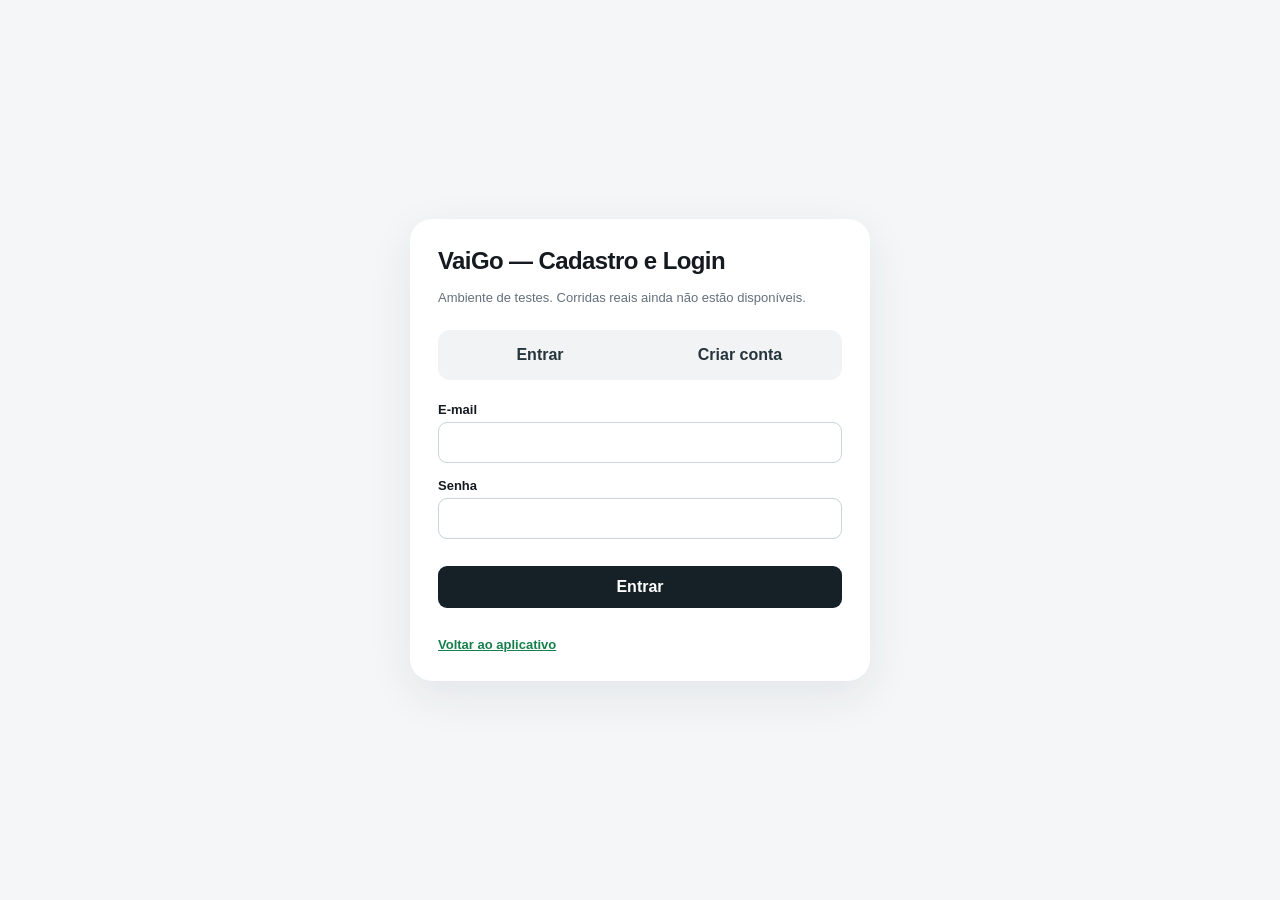
<file: auth.html>
<!doctype html>
<html lang="pt-BR"><head><meta charset="utf-8"><meta name="viewport" content="width=device-width,initial-scale=1"><title>VaiGo • Acesso</title><link rel="stylesheet" href="./auth/style.css"></head><body><main><h1>VaiGo — Cadastro e Login</h1><p>Ambiente de testes. Corridas reais ainda não estão disponíveis.</p><div id="status" role="status"></div><div id="tabs"><button id="tabIn" type="button">Entrar</button><button id="tabUp" type="button">Criar conta</button></div><form id="account"><label id="nameRow" hidden>Nome <input id="name" autocomplete="name"></label><label>E-mail <input id="email" type="email" autocomplete="email" required></label><label>Senha <input id="password" type="password" minlength="8" required></label><label id="kindRow" hidden>Perfil <select id="kind"><option value="rider">Passageiro</option><option value="driver">Solicitar cadastro como motorista</option></select></label><label id="vehicleRow" hidden>Modelo do carro <input id="vehicle"></label><button id="submit" type="submit">Entrar</button></form><section id="profile" hidden><h2 id="welcome"></h2><p id="driverStatus"></p><label>Modelo do carro <input id="driverVehicle"></label><button id="apply" type="button">Pedir aprovação de motorista</button><button id="logout" type="button">Sair</button></section><a href="./index.html">Voltar ao aplicativo</a></main><script type="module" src="./auth/app.js"></script></body></html>
</file>
<file: auth/style.css>
:root{font-family:Inter,-apple-system,BlinkMacSystemFont,"Segoe UI",sans-serif;background:#f4f6f7;color:#151a20}
*{box-sizing:border-box}body{margin:0;min-height:100dvh;display:grid;place-items:center;padding:18px}
main{width:min(100%,460px);background:#fff;border-radius:22px;padding:28px;box-shadow:0 14px 45px #23314b15}
h1{font-size:24px;letter-spacing:-.6px;margin:0}h2{font-size:19px}
p{color:#64707c;font-size:13px;line-height:1.6}
#tabs{display:flex;background:#f1f3f4;border-radius:12px;padding:4px;gap:4px;margin:22px 0}
#tabs button{flex:1;background:transparent;color:#26343c}
button{background:#162127;color:white;border:0;border-radius:9px;padding:12px;font:inherit;font-weight:700;cursor:pointer}
#tabs button[aria-pressed=true]{background:white;color:#172229;box-shadow:0 1px 5px #0002}
label{font-size:13px;font-weight:650;display:block;margin:15px 0}
input,select{display:block;width:100%;border:1px solid #cbd4d8;padding:12px;border-radius:9px;background:white;font:inherit;margin-top:5px}
input:focus,select:focus{outline:2px solid #15844c}
#submit{width:100%;margin:12px 0}
button:disabled{opacity:.5;cursor:default}
#status:not(:empty){background:#e9f3ed;color:#17472c;border-radius:10px;padding:12px;font-size:13px;margin-top:15px}
#status.error{background:#ffeded;color:#892a26}
#profile{margin:15px 0;background:#f6f8f7;padding:15px;border-radius:12px}
#profile button{display:block;width:100%;margin:12px 0}
a{display:inline-block;margin-top:17px;font-weight:700;color:#16804c;font-size:13px}
[hidden]{display:none!important}
</file>
